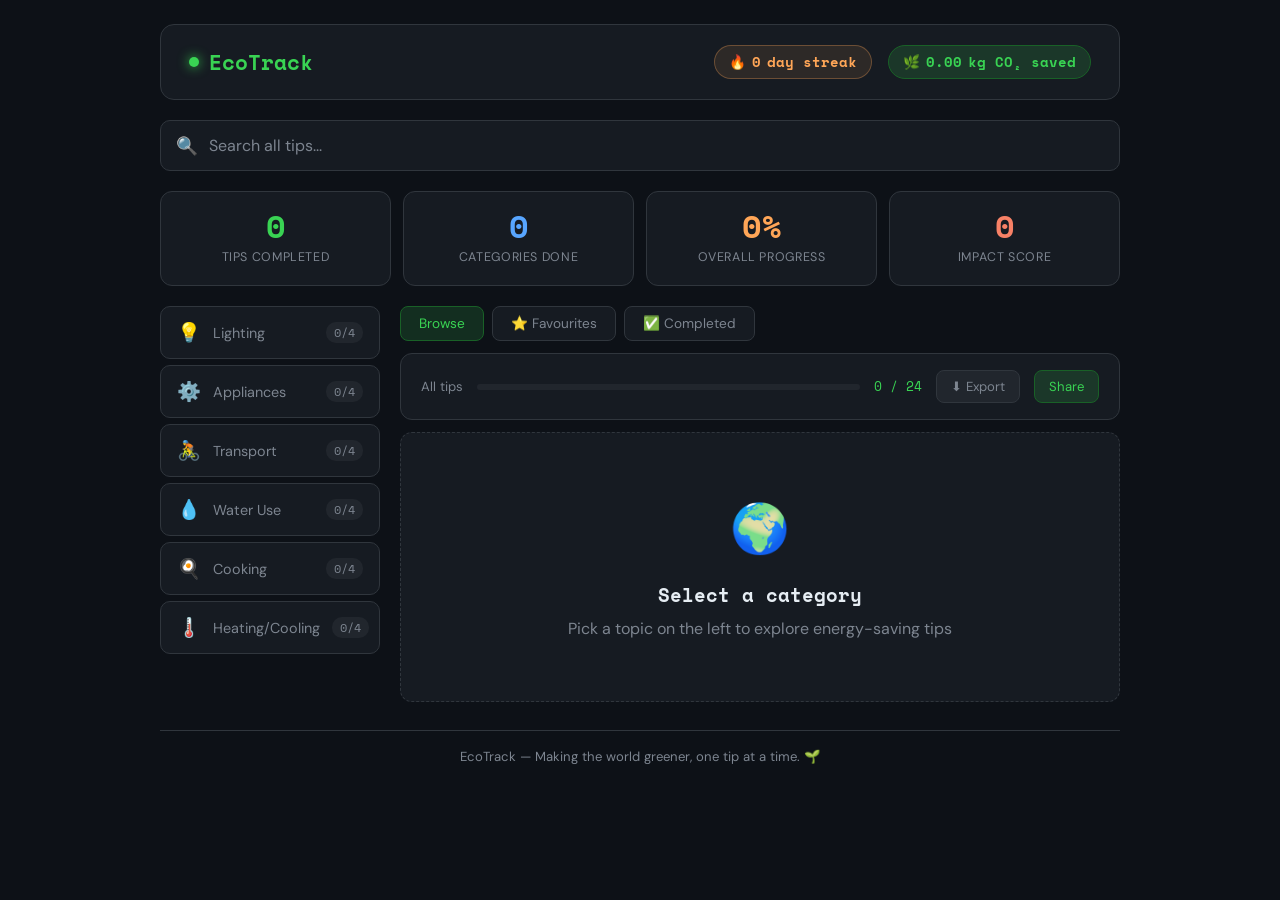
<file: FWD project/index.html>
<!DOCTYPE html>
<!--
  CO1: HTML document structure, HTTP/HTTPS (external fonts via HTTPS), web client-server architecture
  CO2: Semantic tags (header, nav, main, section, footer), accessibility attributes (aria-label, role),
       media tags, forms & input handling, Bootstrap-like layout
  CO5: SEO meta tags, CORS awareness (Google Fonts loaded via HTTPS), responsive meta viewport
-->
<html lang="en">
<head>
  <!-- CO5: Meta tags for SEO-friendly pages -->
  <meta charset="UTF-8">
  <meta name="viewport" content="width=device-width, initial-scale=1.0">
  <meta name="description" content="EcoTrack — Track your energy-saving habits and reduce your CO₂ footprint.">
  <meta name="keywords" content="eco, energy saving, CO2, sustainability, green living">
  <meta name="author" content="EcoTrack">
  <!-- Open Graph for social sharing (CO5: SEO/meta) -->
  <meta property="og:title" content="EcoTrack — Energy Saving Dashboard">
  <meta property="og:description" content="Track energy-saving tips and reduce your carbon footprint.">
  <meta property="og:type" content="website">

  <title>EcoTrack — Energy Saving Dashboard</title>

  <!-- CO1: HTTPS protocol — external resource loaded over secure connection (CORS context: CO5) -->
  <link href="https://fonts.googleapis.com/css2?family=Space+Mono:wght@400;700&family=DM+Sans:wght@300;400;500;600&display=swap" rel="stylesheet">

  <!-- CO1: Linking external CSS file (foundational web architecture) -->
  <link rel="stylesheet" href="styles.css">
</head>
<body>

<!-- CO2: Semantic <header> tag replacing generic div -->
<div class="app" role="main" aria-label="EcoTrack Application">

  <!-- CO2: Semantic header with aria-label for accessibility -->
  <header aria-label="EcoTrack site header">
    <div class="logo" role="banner">
      <div class="logo-dot" aria-hidden="true"></div>
      <!-- CO1: Heading element -->
      <span>EcoTrack</span>
    </div>
    <div class="header-right">
      <!-- CO2: Accessibility — aria-live for dynamic streak updates -->
      <div class="streak-badge" aria-live="polite" aria-label="Current streak in days">
        🔥 <span id="streakDays">0</span> day streak
      </div>
      <div class="co2-saved" aria-live="polite" aria-label="Total CO2 saved in kilograms">
        🌿 <span id="co2Display">0</span> kg CO₂ saved
      </div>
    </div>
  </header>

  <!-- CO2: Search form using semantic <form> and <input> with attributes -->
  <!-- CO2: Forms & Input Handling — type, placeholder, autocomplete, aria-label -->
  <section aria-label="Search tips">
    <form class="search-bar" role="search" onsubmit="return false;">
      <label for="searchInput" class="visually-hidden">Search energy-saving tips</label>
      <span class="search-icon" aria-hidden="true">🔍</span>
      <input
        type="search"
        id="searchInput"
        name="search"
        placeholder="Search all tips..."
        autocomplete="off"
        aria-label="Search all energy-saving tips"
        spellcheck="false"
      />
      <!-- CO2: aria-live for dynamic result count -->
      <span class="search-results-count" id="searchCount" aria-live="polite" aria-atomic="true"></span>
    </form>
  </section>

  <!-- CO2: Semantic <section> for statistics -->
  <section class="stats-bar" aria-label="Progress statistics">
    <article class="stat-card" aria-label="Tips completed">
      <div class="num" id="completedCount">0</div>
      <div class="lbl">Tips Completed</div>
    </article>
    <article class="stat-card accent" aria-label="Categories completed">
      <div class="num" id="categoriesCount">0</div>
      <div class="lbl">Categories Done</div>
    </article>
    <article class="stat-card gold" aria-label="Overall progress percentage">
      <div class="num" id="progressPct">0%</div>
      <div class="lbl">Overall Progress</div>
    </article>
    <article class="stat-card warn" aria-label="Impact score">
      <div class="num" id="impactScore">0</div>
      <div class="lbl">Impact Score</div>
    </article>
  </section>

  <!-- CO2: Semantic <main> for primary content -->
  <main class="main">

    <!-- CO2: <nav> for category navigation (semantic tag) -->
    <nav class="category-nav" id="catNav" aria-label="Tip categories"></nav>

    <!-- CO2: <section> for tips panel -->
    <section class="tips-panel" aria-label="Energy saving tips">

      <!-- CO2: Tab row using button elements with role -->
      <div class="tab-row" role="tablist" aria-label="View tabs">
        <button class="tab active" role="tab" aria-selected="true"  onclick="setTab('browse', event)">Browse</button>
        <button class="tab" role="tab" aria-selected="false" onclick="setTab('favorites', event)">⭐ Favourites</button>
        <button class="tab" role="tab" aria-selected="false" onclick="setTab('completed', event)">✅ Completed</button>
      </div>

      <!-- CO1: Paragraph / text content with accessible label -->
      <div class="progress-wrap" aria-label="Overall progress bar">
        <span class="progress-text">All tips</span>
        <div class="progress-track" role="progressbar" aria-valuemin="0" aria-valuemax="100" aria-valuenow="0" id="progressBarWrap">
          <div class="progress-fill" id="progressBar" style="width:0%"></div>
        </div>
        <span class="progress-label" id="progressLabel" aria-live="polite">0 / 0</span>
        <button class="btn-sm" onclick="exportData()" aria-label="Export your progress to a text file">⬇ Export</button>
        <button class="btn-sm primary" onclick="shareProgress()" aria-label="Share your progress">Share</button>
      </div>

      <!-- CO2: aria-live region for tips list (dynamic content) -->
      <div id="tipsContainer" aria-live="polite" aria-label="Tips list">
        <!-- CO2: Semantic empty state with figure-like structure -->
        <div class="empty-state" role="status">
          <span class="big-icon" aria-hidden="true">🌍</span>
          <!-- CO1: Heading -->
          <h3>Select a category</h3>
          <!-- CO1: Paragraph -->
          <p>Pick a topic on the left to explore energy-saving tips</p>
        </div>
      </div>
    </section>
  </main>

  <!-- CO2: Semantic <footer> -->
  <footer aria-label="EcoTrack footer">
    <p>EcoTrack &mdash; Making the world greener, one tip at a time. 🌱</p>
  </footer>
</div>

<!-- CO2: Accessible toast notification -->
<div class="toast" id="toast" role="alert" aria-live="assertive" aria-atomic="true"></div>

<!-- Celebration modal — CO2: accessibility with role="dialog" -->
<div class="celebration" id="celebration" role="dialog" aria-modal="true" aria-labelledby="celebTitle">
  <div class="celebration-box">
    <span class="big" aria-hidden="true">🎉</span>
    <!-- CO1: Heading inside modal -->
    <h2 id="celebTitle">Category Complete!</h2>
    <p id="celebMsg">You've completed all tips in this category.</p>
    <button class="close-celebration" onclick="closeCelebration()" aria-label="Close celebration and continue">
      Awesome! Keep going →
    </button>
  </div>
</div>

<!-- CO2: <canvas> media element for confetti animation -->
<canvas id="confettiCanvas" aria-hidden="true"></canvas>

<!-- CO1: External JS file linked at bottom of body (best practice for page load) -->
<!-- CO5: ES6 module type for module-based JS (ES6 modules) -->
<script src="script.js" defer></script>
</body>
</html>
</file>
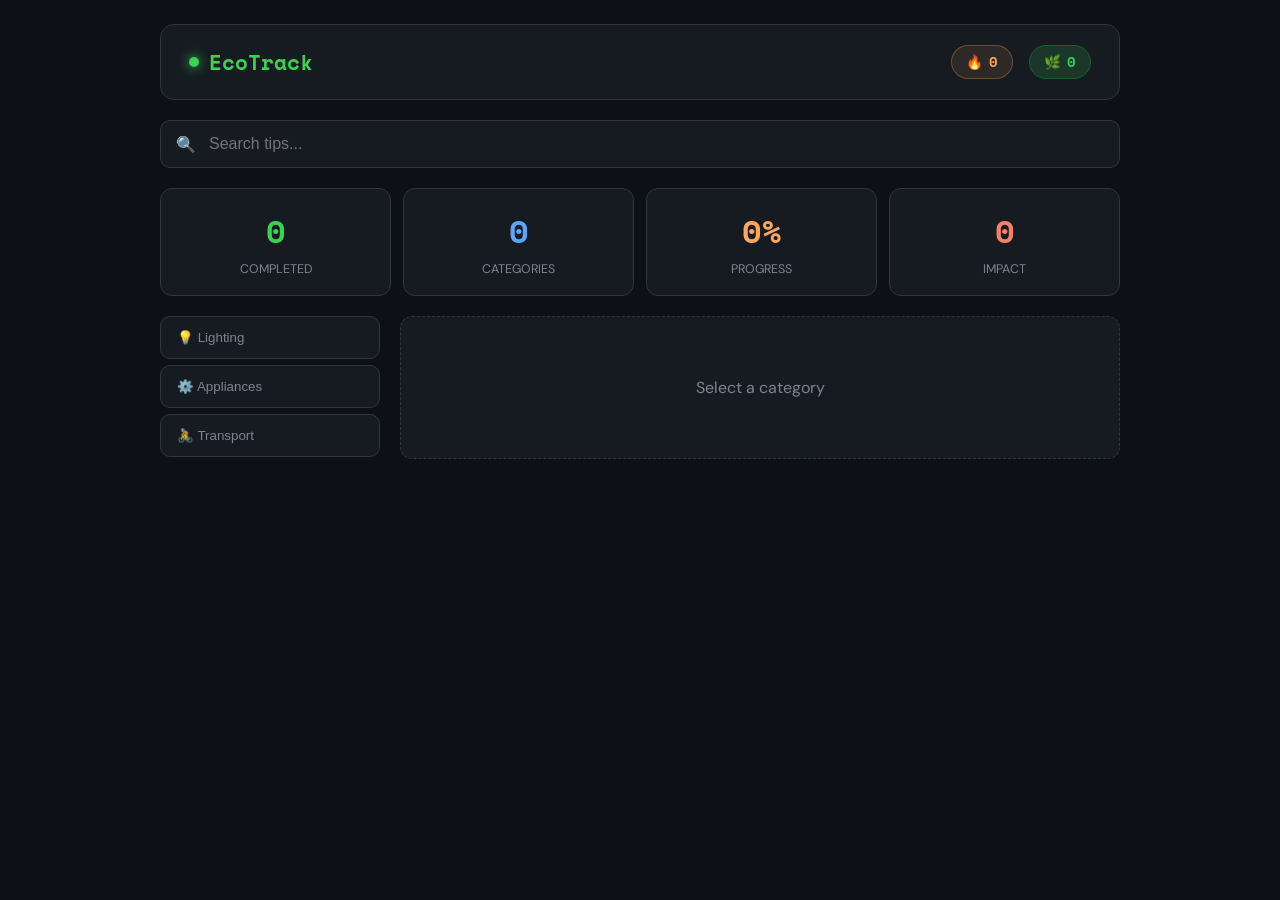
<file: FWD project/compressed sustainable dashboard.html>
<!DOCTYPE html>
<html lang="en">
<head>
<meta charset="UTF-8">
<meta name="viewport" content="width=device-width, initial-scale=1.0">
<title>EcoTrack — Energy Saving Dashboard</title>

<link href="https://fonts.googleapis.com/css2?family=Space+Mono:wght@400;700&family=DM+Sans:wght@300;400;500;600&display=swap" rel="stylesheet">

<style>
:root{
--bg:#0d1117;--surface:#161b22;--surface2:#21262d;--border:#30363d;
--green:#39d353;--green-dim:#196127;--green-glow:rgba(57,211,83,.15);
--text:#e6edf3;--text-muted:#7d8590;--accent:#58a6ff;
--warn:#f78166;--gold:#ffa657;
}
*{margin:0;padding:0;box-sizing:border-box}
body{
background:var(--bg);color:var(--text);
font-family:'DM Sans',sans-serif;
min-height:100vh;padding:24px;
display:flex;justify-content:center;
}
.app{max-width:960px;width:100%;display:flex;flex-direction:column;gap:20px}

/* HEADER */
header{
display:flex;align-items:center;justify-content:space-between;
padding:20px 28px;background:var(--surface);
border:1px solid var(--border);border-radius:14px;
}
.logo{
font-family:'Space Mono',monospace;
font-size:1.3rem;font-weight:700;color:var(--green);
display:flex;align-items:center;gap:10px;
}
.logo-dot{
width:10px;height:10px;background:var(--green);
border-radius:50%;box-shadow:0 0 12px var(--green);
animation:pulse 2s infinite;
}
@keyframes pulse{0%,100%{opacity:1}50%{opacity:.4}}

.header-right{display:flex;gap:16px}
.streak-badge,.co2-saved{
display:flex;align-items:center;gap:6px;
padding:6px 14px;border-radius:20px;
font:.85rem 'Space Mono',monospace;font-weight:600;
}
.streak-badge{
background:rgba(255,166,87,.1);
border:1px solid rgba(255,166,87,.3);
color:var(--gold);
}
.co2-saved{
background:var(--green-glow);
border:1px solid var(--green-dim);
color:var(--green);
}

/* SEARCH */
.search-bar{position:relative}
.search-bar input{
width:100%;background:var(--surface);
border:1px solid var(--border);
border-radius:10px;
padding:14px 20px 14px 48px;
color:var(--text);font-size:1rem;outline:none;
}
.search-bar input:focus{border-color:var(--accent)}
.search-icon{
position:absolute;left:16px;top:50%;
transform:translateY(-50%);
color:var(--text-muted)
}
.search-results-count{
position:absolute;right:16px;top:50%;
transform:translateY(-50%);
font:.8rem 'Space Mono',monospace;
color:var(--text-muted);
}

/* STATS */
.stats-bar{
display:grid;grid-template-columns:repeat(4,1fr);gap:12px
}
.stat-card{
background:var(--surface);
border:1px solid var(--border);
border-radius:12px;
padding:18px 20px;text-align:center;
}
.stat-card .num{
font:700 2rem 'Space Mono',monospace;
color:var(--green)
}
.stat-card .lbl{
font-size:.78rem;margin-top:6px;
color:var(--text-muted);
text-transform:uppercase;
}
.accent .num{color:var(--accent)}
.gold .num{color:var(--gold)}
.warn .num{color:var(--warn)}

/* LAYOUT */
.main{
display:grid;
grid-template-columns:220px 1fr;
gap:20px
}

/* CATEGORY */
.category-nav{display:flex;flex-direction:column;gap:6px}
.cat-btn{
display:flex;align-items:center;gap:12px;
background:var(--surface);
border:1px solid var(--border);
border-radius:10px;padding:13px 16px;
color:var(--text-muted);
cursor:pointer;width:100%;
}
.cat-btn:hover{
background:var(--surface2);color:var(--text)
}
.cat-btn.active{
background:var(--green-glow);
border-color:var(--green-dim);
color:var(--green)
}
.badge{
margin-left:auto;background:var(--surface2);
border-radius:10px;padding:2px 8px;
font:.72rem 'Space Mono',monospace;
}

/* TIPS */
.tips-panel{display:flex;flex-direction:column;gap:12px}
.tip-card{
display:flex;gap:16px;
background:var(--surface);
border:1px solid var(--border);
border-radius:12px;padding:18px 20px;
transition:.2s;
}
.tip-card:hover{transform:translateX(4px)}
.tip-card.done{
background:var(--green-glow);
border-color:var(--green-dim)
}
.tip-icon-wrap{
width:44px;height:44px;
background:var(--surface2);
border-radius:10px;
display:flex;align-items:center;justify-content:center;
font-size:1.4rem;
}
.tip-text{line-height:1.6;font-size:.93rem}
.tip-meta{
display:flex;gap:10px;margin-top:8px;
font-size:.73rem
}
.impact-tag{
padding:3px 9px;border-radius:6px;
font-family:'Space Mono',monospace;font-weight:700
}
.impact-high{background:rgba(247,129,102,.15);color:var(--warn)}
.impact-med{background:rgba(255,166,87,.15);color:var(--gold)}
.impact-low{background:rgba(88,166,255,.15);color:var(--accent)}

.complete-btn{
padding:8px 16px;border-radius:8px;
border:1px solid var(--border);
background:var(--surface2);
cursor:pointer;font-weight:600;
}
.complete-btn:hover{
background:var(--green-glow);
border-color:var(--green);
color:var(--green)
}

/* PROGRESS */
.progress-wrap{
display:flex;align-items:center;gap:14px;
background:var(--surface);
border:1px solid var(--border);
border-radius:12px;padding:16px 20px;
}
.progress-track{
flex:1;height:6px;
background:var(--surface2);
border-radius:3px;overflow:hidden;
}
.progress-fill{
height:100%;background:var(--green);
width:0%;transition:.5s;
}

/* EMPTY */
.empty-state{
background:var(--surface);
border:1px dashed var(--border);
border-radius:12px;
padding:60px;text-align:center;
color:var(--text-muted)
}

/* TOAST */
.toast{
position:fixed;bottom:28px;right:28px;
background:var(--surface);
border:1px solid var(--green-dim);
padding:14px 20px;border-radius:10px;
font:.88rem 'Space Mono',monospace;
transform:translateY(80px);opacity:0;
transition:.3s;
}
.toast.show{transform:translateY(0);opacity:1}

/* RESPONSIVE */
@media(max-width:700px){
.main{grid-template-columns:1fr}
.stats-bar{grid-template-columns:repeat(2,1fr)}
}
</style>
</head>

<body>
<div class="app">

<header>
<div class="logo"><div class="logo-dot"></div>EcoTrack</div>
<div class="header-right">
<div class="streak-badge">🔥 <span id="streakDays">0</span></div>
<div class="co2-saved">🌿 <span id="co2Display">0</span></div>
</div>
</header>

<div class="search-bar">
<span class="search-icon">🔍</span>
<input id="searchInput" placeholder="Search tips...">
<span id="searchCount" class="search-results-count"></span>
</div>

<div class="stats-bar">
<div class="stat-card"><div id="completedCount" class="num">0</div><div class="lbl">Completed</div></div>
<div class="stat-card accent"><div id="categoriesCount" class="num">0</div><div class="lbl">Categories</div></div>
<div class="stat-card gold"><div id="progressPct" class="num">0%</div><div class="lbl">Progress</div></div>
<div class="stat-card warn"><div id="impactScore" class="num">0</div><div class="lbl">Impact</div></div>
</div>

<div class="main">
<div id="catNav" class="category-nav"></div>
<div class="tips-panel">
<div id="tipsContainer" class="empty-state">Select a category</div>
</div>
</div>
</div>

<div id="toast" class="toast"></div>

<script>
const CATEGORIES={
lighting:{icon:'💡',label:'Lighting'},
appliances:{icon:'⚙️',label:'Appliances'},
transport:{icon:'🚴',label:'Transport'}
};

const TIPS={
lighting:[
{id:'l1',text:'Switch to LED bulbs',impact:'high',co2:.3},
{id:'l2',text:'Turn off unused lights',impact:'med',co2:.1}
],
appliances:[
{id:'a1',text:'Unplug idle devices',impact:'high',co2:.4}
],
transport:[
{id:'t1',text:'Walk for short trips',impact:'high',co2:.8}
]
};

let state={completed:new Set(),activeCategory:null};

/* NAV */
function renderNav(){
catNav.innerHTML=Object.entries(CATEGORIES).map(([k,c])=>
`<button class="cat-btn" onclick="selectCategory('${k}')">${c.icon} ${c.label}</button>`
).join('');
}

/* TIPS */
function renderTips(){
if(!state.activeCategory){
tipsContainer.innerHTML='Select a category';return;
}
tipsContainer.innerHTML=TIPS[state.activeCategory].map(t=>
`<div class="tip-card ${state.completed.has(t.id)?'done':''}">
<div class="tip-icon-wrap">${CATEGORIES[state.activeCategory].icon}</div>
<div>
<div class="tip-text">${t.text}</div>
<button class="complete-btn" onclick="toggleDone('${t.id}')">
${state.completed.has(t.id)?'Done':'Mark Done'}
</button>
</div>
</div>`
).join('');
}

/* ACTIONS */
function selectCategory(k){
state.activeCategory=k;renderTips();
}

function toggleDone(id){
state.completed.has(id)?state.completed.delete(id):state.completed.add(id);
updateStats();renderTips();toast('Updated');
}

/* STATS */
function updateStats(){
completedCount.textContent=state.completed.size;
}

/* TOAST */
function toast(msg){
toastEl=toast;
toastEl.textContent=msg;
toastEl.classList.add('show');
setTimeout(()=>toastEl.classList.remove('show'),2000);
}

/* INIT */
renderNav();
updateStats();
</script>
</body>
</html>
</file>
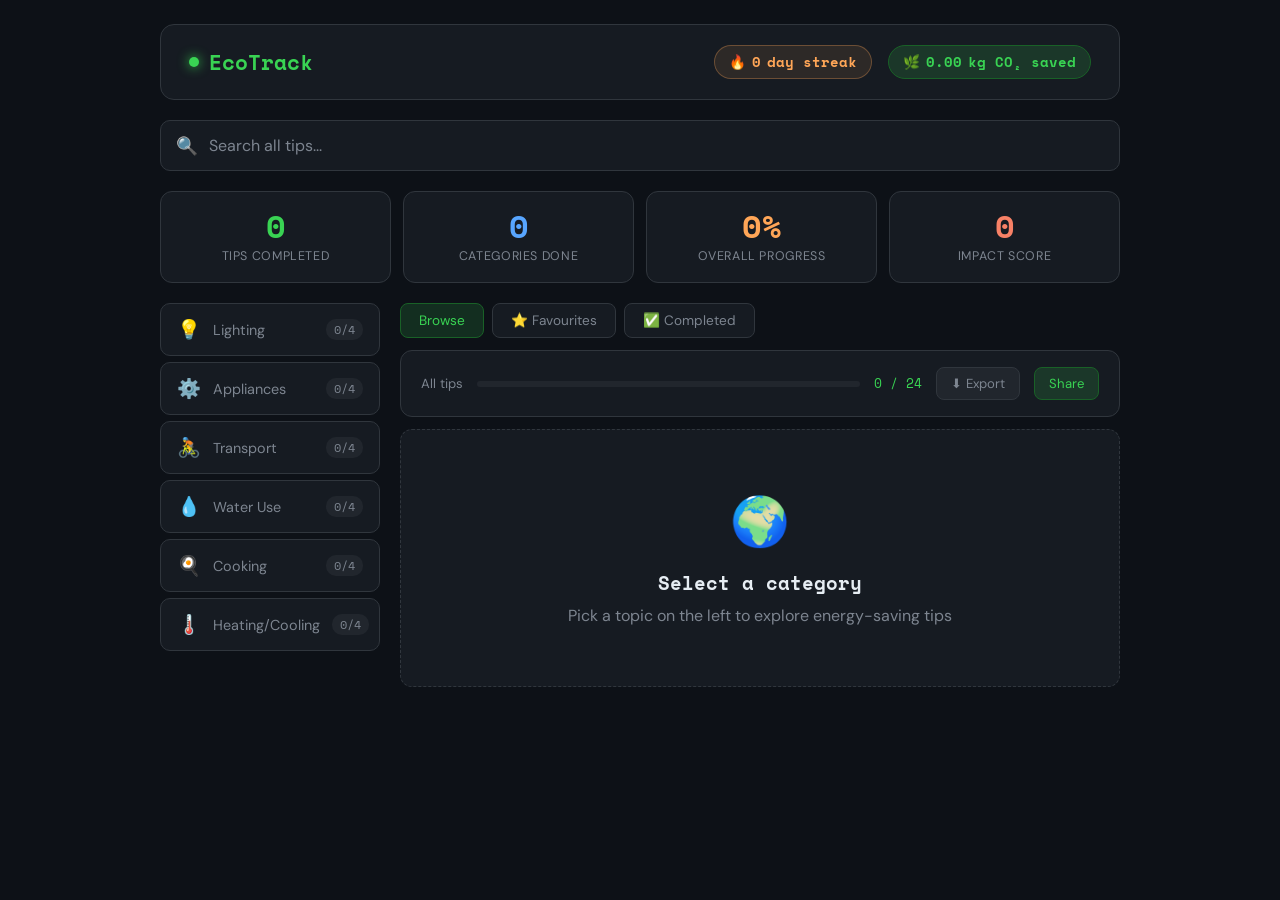
<file: FWD project/Sustainable energy saving Dashboard.html>
<!DOCTYPE html>
<html lang="en">
<head>
  <meta charset="UTF-8">
  <meta name="viewport" content="width=device-width, initial-scale=1.0">
  <title>EcoTrack — Energy Saving Dashboard</title>
  <link href="https://fonts.googleapis.com/css2?family=Space+Mono:wght@400;700&family=DM+Sans:wght@300;400;500;600&display=swap" rel="stylesheet">
  <style>
    :root {
      --bg: #0d1117;
      --surface: #161b22;
      --surface2: #21262d;
      --border: #30363d;
      --green: #39d353;
      --green-dim: #196127;
      --green-glow: rgba(57, 211, 83, 0.15);
      --text: #e6edf3;
      --text-muted: #7d8590;
      --accent: #58a6ff;
      --warn: #f78166;
      --gold: #ffa657;
    }

    * { margin: 0; padding: 0; box-sizing: border-box; }

    body {
      background: var(--bg);
      color: var(--text);
      font-family: 'DM Sans', sans-serif;
      min-height: 100vh;
      padding: 24px;
      display: flex;
      justify-content: center;
    }

    .app {
      max-width: 960px;
      width: 100%;
      display: flex;
      flex-direction: column;
      gap: 20px;
    }

    /* Header */
    header {
      display: flex;
      align-items: center;
      justify-content: space-between;
      padding: 20px 28px;
      background: var(--surface);
      border: 1px solid var(--border);
      border-radius: 14px;
    }

    .logo {
      font-family: 'Space Mono', monospace;
      font-size: 1.3rem;
      font-weight: 700;
      color: var(--green);
      display: flex;
      align-items: center;
      gap: 10px;
    }

    .logo-dot {
      width: 10px; height: 10px;
      background: var(--green);
      border-radius: 50%;
      box-shadow: 0 0 12px var(--green);
      animation: pulse 2s infinite;
    }

    @keyframes pulse {
      0%, 100% { opacity: 1; }
      50% { opacity: 0.4; }
    }

    .header-right {
      display: flex;
      align-items: center;
      gap: 16px;
    }

    .streak-badge {
      display: flex;
      align-items: center;
      gap: 6px;
      background: rgba(255, 166, 87, 0.1);
      border: 1px solid rgba(255, 166, 87, 0.3);
      color: var(--gold);
      padding: 6px 14px;
      border-radius: 20px;
      font-size: 0.85rem;
      font-weight: 600;
      font-family: 'Space Mono', monospace;
    }

    .co2-saved {
      display: flex;
      align-items: center;
      gap: 6px;
      background: var(--green-glow);
      border: 1px solid var(--green-dim);
      color: var(--green);
      padding: 6px 14px;
      border-radius: 20px;
      font-size: 0.85rem;
      font-weight: 600;
      font-family: 'Space Mono', monospace;
    }

    /* Search */
    .search-bar {
      position: relative;
    }

    .search-bar input {
      width: 100%;
      background: var(--surface);
      border: 1px solid var(--border);
      border-radius: 10px;
      padding: 14px 20px 14px 48px;
      color: var(--text);
      font-family: 'DM Sans', sans-serif;
      font-size: 1rem;
      outline: none;
      transition: border-color 0.2s;
    }

    .search-bar input:focus {
      border-color: var(--accent);
    }

    .search-bar input::placeholder { color: var(--text-muted); }

    .search-icon {
      position: absolute;
      left: 16px;
      top: 50%;
      transform: translateY(-50%);
      color: var(--text-muted);
      font-size: 1.1rem;
      pointer-events: none;
    }

    .search-results-count {
      position: absolute;
      right: 16px;
      top: 50%;
      transform: translateY(-50%);
      color: var(--text-muted);
      font-size: 0.8rem;
      font-family: 'Space Mono', monospace;
    }

    /* Stats bar */
    .stats-bar {
      display: grid;
      grid-template-columns: repeat(4, 1fr);
      gap: 12px;
    }

    .stat-card {
      background: var(--surface);
      border: 1px solid var(--border);
      border-radius: 12px;
      padding: 18px 20px;
      text-align: center;
    }

    .stat-card .num {
      font-family: 'Space Mono', monospace;
      font-size: 2rem;
      font-weight: 700;
      color: var(--green);
      line-height: 1;
    }

    .stat-card .lbl {
      color: var(--text-muted);
      font-size: 0.78rem;
      margin-top: 6px;
      text-transform: uppercase;
      letter-spacing: 0.05em;
    }

    .stat-card.accent .num { color: var(--accent); }
    .stat-card.gold .num { color: var(--gold); }
    .stat-card.warn .num { color: var(--warn); }

    /* Main layout */
    .main {
      display: grid;
      grid-template-columns: 220px 1fr;
      gap: 20px;
    }

    /* Category nav */
    .category-nav {
      display: flex;
      flex-direction: column;
      gap: 6px;
    }

    .cat-btn {
      display: flex;
      align-items: center;
      gap: 12px;
      background: var(--surface);
      border: 1px solid var(--border);
      border-radius: 10px;
      padding: 13px 16px;
      color: var(--text-muted);
      font-size: 0.9rem;
      font-family: 'DM Sans', sans-serif;
      cursor: pointer;
      transition: all 0.2s;
      text-align: left;
      width: 100%;
      position: relative;
    }

    .cat-btn:hover {
      background: var(--surface2);
      color: var(--text);
      border-color: #444c56;
    }

    .cat-btn.active {
      background: var(--green-glow);
      border-color: var(--green-dim);
      color: var(--green);
    }

    .cat-btn .cat-icon { font-size: 1.2rem; flex-shrink: 0; }

    .cat-btn .badge {
      margin-left: auto;
      background: var(--surface2);
      border-radius: 10px;
      padding: 2px 8px;
      font-size: 0.72rem;
      font-family: 'Space Mono', monospace;
      color: var(--text-muted);
    }

    .cat-btn.active .badge {
      background: var(--green-dim);
      color: var(--green);
    }

    .cat-btn.completed::after {
      content: '✓';
      position: absolute;
      right: 10px;
      color: var(--green);
      font-size: 0.8rem;
    }

    /* Tips panel */
    .tips-panel {
      display: flex;
      flex-direction: column;
      gap: 12px;
    }

    .panel-header {
      display: flex;
      align-items: center;
      justify-content: space-between;
      padding: 16px 20px;
      background: var(--surface);
      border: 1px solid var(--border);
      border-radius: 12px;
    }

    .panel-title {
      font-family: 'Space Mono', monospace;
      font-size: 1rem;
      font-weight: 700;
    }

    .panel-actions {
      display: flex;
      gap: 8px;
    }

    .btn-sm {
      background: var(--surface2);
      border: 1px solid var(--border);
      border-radius: 8px;
      padding: 7px 14px;
      color: var(--text-muted);
      font-size: 0.82rem;
      font-family: 'DM Sans', sans-serif;
      cursor: pointer;
      transition: all 0.2s;
    }

    .btn-sm:hover { color: var(--text); border-color: #444; }
    .btn-sm.primary { background: var(--green-glow); border-color: var(--green-dim); color: var(--green); }
    .btn-sm.primary:hover { background: rgba(57,211,83,0.25); }

    .tip-card {
      background: var(--surface);
      border: 1px solid var(--border);
      border-radius: 12px;
      padding: 18px 20px;
      display: flex;
      align-items: flex-start;
      gap: 16px;
      transition: all 0.2s;
      animation: slideIn 0.3s ease both;
      cursor: pointer;
    }

    .tip-card:hover {
      border-color: #444c56;
      transform: translateX(4px);
    }

    .tip-card.done {
      border-color: var(--green-dim);
      background: var(--green-glow);
    }

    @keyframes slideIn {
      from { opacity: 0; transform: translateX(-10px); }
      to { opacity: 1; transform: translateX(0); }
    }

    .tip-card:nth-child(1) { animation-delay: 0.05s; }
    .tip-card:nth-child(2) { animation-delay: 0.1s; }
    .tip-card:nth-child(3) { animation-delay: 0.15s; }
    .tip-card:nth-child(4) { animation-delay: 0.2s; }

    .tip-icon-wrap {
      width: 44px; height: 44px;
      background: var(--surface2);
      border-radius: 10px;
      display: flex;
      align-items: center;
      justify-content: center;
      font-size: 1.4rem;
      flex-shrink: 0;
    }

    .tip-card.done .tip-icon-wrap { background: var(--green-dim); }

    .tip-body { flex: 1; }

    .tip-text {
      color: var(--text);
      line-height: 1.6;
      font-size: 0.93rem;
    }

    .tip-card.done .tip-text { color: var(--text-muted); text-decoration: line-through; }

    .tip-meta {
      display: flex;
      align-items: center;
      gap: 10px;
      margin-top: 8px;
    }

    .impact-tag {
      display: inline-flex;
      align-items: center;
      gap: 4px;
      border-radius: 6px;
      padding: 3px 9px;
      font-size: 0.73rem;
      font-family: 'Space Mono', monospace;
      font-weight: 700;
    }

    .impact-high { background: rgba(247,129,102,0.15); color: var(--warn); border: 1px solid rgba(247,129,102,0.3); }
    .impact-med { background: rgba(255,166,87,0.15); color: var(--gold); border: 1px solid rgba(255,166,87,0.3); }
    .impact-low { background: rgba(88,166,255,0.15); color: var(--accent); border: 1px solid rgba(88,166,255,0.3); }

    .co2-tag {
      font-size: 0.73rem;
      color: var(--text-muted);
      font-family: 'Space Mono', monospace;
    }

    .tip-actions {
      display: flex;
      flex-direction: column;
      align-items: flex-end;
      gap: 8px;
      flex-shrink: 0;
      align-self: center;
    }

    .complete-btn {
      background: var(--surface2);
      border: 1.5px solid var(--border);
      border-radius: 8px;
      padding: 8px 16px;
      color: var(--text-muted);
      font-size: 0.82rem;
      font-family: 'DM Sans', sans-serif;
      font-weight: 600;
      cursor: pointer;
      transition: all 0.2s;
      white-space: nowrap;
      display: flex;
      align-items: center;
      gap: 6px;
    }

    .complete-btn:hover {
      background: var(--green-glow);
      border-color: var(--green);
      color: var(--green);
      transform: scale(1.04);
    }

    .tip-card.done .complete-btn {
      background: var(--green);
      border-color: var(--green);
      color: #0d1117;
      font-weight: 700;
    }

    .tip-card.done .complete-btn:hover {
      background: #2cb545;
      color: #0d1117;
    }

    .undo-btn {
      background: none;
      border: none;
      color: var(--text-muted);
      font-size: 0.72rem;
      cursor: pointer;
      font-family: 'DM Sans', sans-serif;
      text-decoration: underline;
      padding: 0;
      transition: color 0.2s;
    }

    .undo-btn:hover { color: var(--warn); }

    /* Complete All button */
    .complete-all-bar {
      display: flex;
      align-items: center;
      justify-content: space-between;
      background: var(--surface);
      border: 1px solid var(--border);
      border-radius: 10px;
      padding: 12px 18px;
      gap: 12px;
    }

    .complete-all-bar span {
      font-size: 0.85rem;
      color: var(--text-muted);
    }

    .complete-all-btn {
      background: var(--green-glow);
      border: 1.5px solid var(--green-dim);
      border-radius: 8px;
      padding: 8px 18px;
      color: var(--green);
      font-size: 0.85rem;
      font-family: 'DM Sans', sans-serif;
      font-weight: 600;
      cursor: pointer;
      transition: all 0.2s;
      white-space: nowrap;
    }

    .complete-all-btn:hover {
      background: rgba(57,211,83,0.25);
      transform: scale(1.03);
    }

    .reset-cat-btn {
      background: none;
      border: 1px solid var(--border);
      border-radius: 8px;
      padding: 8px 14px;
      color: var(--text-muted);
      font-size: 0.82rem;
      font-family: 'DM Sans', sans-serif;
      cursor: pointer;
      transition: all 0.2s;
    }

    .reset-cat-btn:hover { border-color: var(--warn); color: var(--warn); }

    /* Celebration overlay */
    .celebration {
      position: fixed;
      inset: 0;
      display: flex;
      align-items: center;
      justify-content: center;
      background: rgba(0,0,0,0.7);
      z-index: 200;
      opacity: 0;
      pointer-events: none;
      transition: opacity 0.3s;
    }

    .celebration.show {
      opacity: 1;
      pointer-events: all;
    }

    .celebration-box {
      background: var(--surface);
      border: 1px solid var(--green-dim);
      border-radius: 20px;
      padding: 48px 56px;
      text-align: center;
      box-shadow: 0 0 60px rgba(57,211,83,0.3);
      animation: popIn 0.4s cubic-bezier(0.175, 0.885, 0.32, 1.275);
    }

    @keyframes popIn {
      from { transform: scale(0.7); opacity: 0; }
      to { transform: scale(1); opacity: 1; }
    }

    .celebration-box .big { font-size: 3.5rem; display: block; margin-bottom: 12px; }
    .celebration-box h2 { font-family: 'Space Mono', monospace; color: var(--green); font-size: 1.4rem; margin-bottom: 8px; }
    .celebration-box p { color: var(--text-muted); margin-bottom: 24px; font-size: 0.95rem; }

    .close-celebration {
      background: var(--green);
      border: none;
      border-radius: 10px;
      padding: 12px 28px;
      color: #0d1117;
      font-weight: 700;
      font-size: 0.95rem;
      font-family: 'DM Sans', sans-serif;
      cursor: pointer;
      transition: all 0.2s;
    }

    .close-celebration:hover { background: #2cb545; }

    /* Confetti canvas */
    #confettiCanvas {
      position: fixed;
      inset: 0;
      pointer-events: none;
      z-index: 199;
    }

    /* Empty state */
    .empty-state {
      background: var(--surface);
      border: 1px dashed var(--border);
      border-radius: 12px;
      padding: 60px;
      text-align: center;
      color: var(--text-muted);
    }

    .empty-state .big-icon { font-size: 3rem; display: block; margin-bottom: 16px; }
    .empty-state h3 { color: var(--text); margin-bottom: 8px; font-family: 'Space Mono', monospace; }

    /* Progress bar */
    .progress-wrap {
      background: var(--surface);
      border: 1px solid var(--border);
      border-radius: 12px;
      padding: 16px 20px;
      display: flex;
      align-items: center;
      gap: 14px;
    }

    .progress-track {
      flex: 1;
      height: 6px;
      background: var(--surface2);
      border-radius: 3px;
      overflow: hidden;
    }

    .progress-fill {
      height: 100%;
      background: var(--green);
      border-radius: 3px;
      transition: width 0.5s ease;
      box-shadow: 0 0 8px var(--green);
    }

    .progress-label {
      font-family: 'Space Mono', monospace;
      font-size: 0.8rem;
      color: var(--green);
      white-space: nowrap;
    }

    .progress-text {
      font-size: 0.82rem;
      color: var(--text-muted);
    }

    /* Toast */
    .toast {
      position: fixed;
      bottom: 28px;
      right: 28px;
      background: var(--surface);
      border: 1px solid var(--green-dim);
      color: var(--green);
      padding: 14px 20px;
      border-radius: 10px;
      font-size: 0.88rem;
      font-family: 'Space Mono', monospace;
      transform: translateY(80px);
      opacity: 0;
      transition: all 0.3s ease;
      z-index: 100;
      box-shadow: 0 0 20px rgba(57, 211, 83, 0.2);
    }

    .toast.show { transform: translateY(0); opacity: 1; }

    /* Favourites tab */
    .tab-row {
      display: flex;
      gap: 8px;
    }

    .tab {
      background: var(--surface);
      border: 1px solid var(--border);
      border-radius: 8px;
      padding: 8px 18px;
      color: var(--text-muted);
      font-size: 0.85rem;
      cursor: pointer;
      transition: all 0.2s;
      font-family: 'DM Sans', sans-serif;
    }

    .tab:hover { color: var(--text); }
    .tab.active { background: var(--green-glow); border-color: var(--green-dim); color: var(--green); }

    /* Responsive */
    @media (max-width: 700px) {
      .main { grid-template-columns: 1fr; }
      .stats-bar { grid-template-columns: repeat(2, 1fr); }
      .category-nav { flex-direction: row; flex-wrap: wrap; }
      .cat-btn { width: auto; }
    }
  </style>
</head>
<body>

<div class="app">
  <!-- Header -->
  <header>
    <div class="logo">
      <div class="logo-dot"></div>
      EcoTrack
    </div>
    <div class="header-right">
      <div class="streak-badge">🔥 <span id="streakDays">0</span> day streak</div>
      <div class="co2-saved">🌿 <span id="co2Display">0</span> kg CO₂ saved</div>
    </div>
  </header>

  <!-- Search -->
  <div class="search-bar">
    <span class="search-icon">🔍</span>
    <input type="text" id="searchInput" placeholder="Search all tips..." autocomplete="off" />
    <span class="search-results-count" id="searchCount"></span>
  </div>

  <!-- Stats -->
  <div class="stats-bar">
    <div class="stat-card">
      <div class="num" id="completedCount">0</div>
      <div class="lbl">Tips Completed</div>
    </div>
    <div class="stat-card accent">
      <div class="num" id="categoriesCount">0</div>
      <div class="lbl">Categories Done</div>
    </div>
    <div class="stat-card gold">
      <div class="num" id="progressPct">0%</div>
      <div class="lbl">Overall Progress</div>
    </div>
    <div class="stat-card warn">
      <div class="num" id="impactScore">0</div>
      <div class="lbl">Impact Score</div>
    </div>
  </div>

  <!-- Main -->
  <div class="main">
    <!-- Nav -->
    <div class="category-nav" id="catNav"></div>

    <!-- Tips panel -->
    <div class="tips-panel">
      <div class="tab-row">
        <button class="tab active" onclick="setTab('browse')">Browse</button>
        <button class="tab" onclick="setTab('favorites')">⭐ Favourites</button>
        <button class="tab" onclick="setTab('completed')">✅ Completed</button>
      </div>

      <div class="progress-wrap">
        <span class="progress-text">All tips</span>
        <div class="progress-track">
          <div class="progress-fill" id="progressBar" style="width:0%"></div>
        </div>
        <span class="progress-label" id="progressLabel">0 / 0</span>
        <button class="btn-sm" onclick="exportData()">⬇ Export</button>
        <button class="btn-sm primary" onclick="shareProgress()">Share</button>
      </div>

      <div id="tipsContainer">
        <div class="empty-state">
          <span class="big-icon">🌍</span>
          <h3>Select a category</h3>
          <p>Pick a topic on the left to explore energy-saving tips</p>
        </div>
      </div>
    </div>
  </div>
</div>

<div class="toast" id="toast"></div>

<!-- Celebration modal -->
<div class="celebration" id="celebration">
  <div class="celebration-box">
    <span class="big">🎉</span>
    <h2 id="celebTitle">Category Complete!</h2>
    <p id="celebMsg">You've completed all tips in this category.</p>
    <button class="close-celebration" onclick="closeCelebration()">Awesome! Keep going →</button>
  </div>
</div>
<canvas id="confettiCanvas"></canvas>

<script>
// ─── Data ────────────────────────────────────────────────────────────────────
const CATEGORIES = {
  lighting:   { icon: '💡', label: 'Lighting' },
  appliances: { icon: '⚙️', label: 'Appliances' },
  transport:  { icon: '🚴', label: 'Transport' },
  water:      { icon: '💧', label: 'Water Use' },
  cooking:    { icon: '🍳', label: 'Cooking' },
  heating:    { icon: '🌡️', label: 'Heating/Cooling' }
};

const TIPS = {
  lighting: [
    { id:'l1', icon:'💡', text:'Switch to LED bulbs — they use 75% less energy than incandescent bulbs', impact:'high', co2: 0.3 },
    { id:'l2', icon:'🌙', text:'Turn off lights when leaving a room for more than 15 minutes', impact:'med', co2: 0.1 },
    { id:'l3', icon:'☀️', text:'Maximise natural daylight by keeping blinds open during daytime', impact:'low', co2: 0.05 },
    { id:'l4', icon:'🔌', text:'Install dimmer switches to adjust lighting levels and save energy', impact:'med', co2: 0.15 },
  ],
  appliances: [
    { id:'a1', icon:'🔌', text:'Unplug chargers and devices when not in use to avoid phantom power drain', impact:'high', co2: 0.4 },
    { id:'a2', icon:'⭐', text:'Choose ENERGY STAR certified appliances for maximum efficiency', impact:'high', co2: 0.6 },
    { id:'a3', icon:'🧊', text:'Keep fridge at 37–40°F and freezer at 0–5°F for optimal efficiency', impact:'med', co2: 0.2 },
    { id:'a4', icon:'🧺', text:'Wash clothes in cold water and air dry when possible', impact:'high', co2: 0.5 },
  ],
  transport: [
    { id:'t1', icon:'🚴', text:'Walk or cycle for short trips under 2 km instead of driving', impact:'high', co2: 0.8 },
    { id:'t2', icon:'🚌', text:'Use public transportation to cut your commute carbon footprint', impact:'high', co2: 1.0 },
    { id:'t3', icon:'🚗', text:'Carpool with colleagues or friends to save fuel and reduce emissions', impact:'high', co2: 0.9 },
    { id:'t4', icon:'🚙', text:'Maintain proper tyre pressure to improve fuel efficiency by up to 3%', impact:'med', co2: 0.3 },
  ],
  water: [
    { id:'w1', icon:'🚿', text:'Take shorter showers (5–7 minutes) to save water and water-heating energy', impact:'high', co2: 0.35 },
    { id:'w2', icon:'🚰', text:'Fix leaky faucets — a drip per second wastes 3,000 gallons per year', impact:'high', co2: 0.4 },
    { id:'w3', icon:'🍽️', text:'Run dishwashers only when fully loaded to minimise water and energy use', impact:'med', co2: 0.2 },
    { id:'w4', icon:'🌱', text:'Collect rainwater for watering plants and garden beds', impact:'low', co2: 0.08 },
  ],
  cooking: [
    { id:'c1', icon:'🍳', text:'Use lids on pots and pans to cook food faster and save energy', impact:'med', co2: 0.15 },
    { id:'c2', icon:'🔥', text:'Match pot size to burner size for maximum thermal efficiency', impact:'med', co2: 0.12 },
    { id:'c3', icon:'📦', text:'Use microwave or toaster oven for small meals instead of the full oven', impact:'high', co2: 0.3 },
    { id:'c4', icon:'♨️', text:'Keep oven door closed while cooking — opening it wastes 25% of heat', impact:'med', co2: 0.18 },
  ],
  heating: [
    { id:'h1', icon:'🌡️', text:'Set thermostat to 68°F in winter and 78°F in summer to optimise usage', impact:'high', co2: 0.7 },
    { id:'h2', icon:'🪟', text:'Seal windows and doors to prevent costly air leaks and drafts', impact:'high', co2: 0.65 },
    { id:'h3', icon:'🧊', text:'Use ceiling fans to circulate air and reduce AC load in summer', impact:'med', co2: 0.25 },
    { id:'h4', icon:'🧥', text:'Layer clothing in winter before reaching for the thermostat', impact:'low', co2: 0.1 },
  ]
};

const ALL_TIPS = Object.values(TIPS).flat();
const TOTAL_TIPS = ALL_TIPS.length;

// ─── State ───────────────────────────────────────────────────────────────────
let state = {
  completed: new Set(),
  favorites: new Set(),
  activeCategory: null,
  currentTab: 'browse',
  searchQuery: '',
  streak: 0,
  lastActiveDate: null,
};

// Load from localStorage
try {
  const saved = JSON.parse(localStorage.getItem('ecotrack') || '{}');
  if (saved.completed) state.completed = new Set(saved.completed);
  if (saved.favorites) state.favorites = new Set(saved.favorites);
  if (saved.streak) state.streak = saved.streak;
  if (saved.lastActiveDate) state.lastActiveDate = saved.lastActiveDate;
} catch(e) {}

// ─── Persistence ─────────────────────────────────────────────────────────────
function save() {
  localStorage.setItem('ecotrack', JSON.stringify({
    completed: [...state.completed],
    favorites: [...state.favorites],
    streak: state.streak,
    lastActiveDate: state.lastActiveDate,
  }));
}

// ─── Streak logic ─────────────────────────────────────────────────────────────
function updateStreak() {
  const today = new Date().toDateString();
  if (state.lastActiveDate === today) return;
  const yesterday = new Date(Date.now() - 86400000).toDateString();
  state.streak = state.lastActiveDate === yesterday ? state.streak + 1 : 1;
  state.lastActiveDate = today;
  save();
}

// ─── CO2 calculation ─────────────────────────────────────────────────────────
function calcCO2() {
  return ALL_TIPS
    .filter(t => state.completed.has(t.id))
    .reduce((sum, t) => sum + (t.co2 || 0), 0)
    .toFixed(2);
}

function calcImpactScore() {
  const impactMap = { high: 3, med: 2, low: 1 };
  return ALL_TIPS
    .filter(t => state.completed.has(t.id))
    .reduce((sum, t) => sum + (impactMap[t.impact] || 0), 0);
}

// ─── Render category nav ──────────────────────────────────────────────────────
function renderNav() {
  const nav = document.getElementById('catNav');
  nav.innerHTML = Object.entries(CATEGORIES).map(([key, cat]) => {
    const tips = TIPS[key];
    const done = tips.filter(t => state.completed.has(t.id)).length;
    const allDone = done === tips.length;
    return `
      <button
        class="cat-btn${state.activeCategory === key ? ' active' : ''}${allDone ? ' completed' : ''}"
        onclick="selectCategory('${key}')"
      >
        <span class="cat-icon">${cat.icon}</span>
        <span>${cat.label}</span>
        <span class="badge">${done}/${tips.length}</span>
      </button>
    `;
  }).join('');
}

// ─── Render tips ──────────────────────────────────────────────────────────────
function renderTips() {
  const container = document.getElementById('tipsContainer');

  let tips = [];

  if (state.searchQuery.trim()) {
    const q = state.searchQuery.toLowerCase();
    tips = ALL_TIPS.filter(t => t.text.toLowerCase().includes(q));
    document.getElementById('searchCount').textContent = `${tips.length} result${tips.length !== 1 ? 's' : ''}`;
  } else {
    document.getElementById('searchCount').textContent = '';

    if (state.currentTab === 'favorites') {
      tips = ALL_TIPS.filter(t => state.favorites.has(t.id));
    } else if (state.currentTab === 'completed') {
      tips = ALL_TIPS.filter(t => state.completed.has(t.id));
    } else {
      tips = state.activeCategory ? TIPS[state.activeCategory] : [];
    }
  }

  if (tips.length === 0) {
    if (state.currentTab === 'favorites' && !state.searchQuery) {
      container.innerHTML = `<div class="empty-state">
        <span class="big-icon">⭐</span>
        <h3>No favourites yet</h3>
        <p>Click the star (⭐) on any tip to save it here</p>
      </div>`;
    } else if (state.currentTab === 'completed' && !state.searchQuery) {
      container.innerHTML = `<div class="empty-state">
        <span class="big-icon">✅</span>
        <h3>Nothing completed yet</h3>
        <p>Tick off tips to track your progress</p>
      </div>`;
    } else if (state.searchQuery) {
      container.innerHTML = `<div class="empty-state">
        <span class="big-icon">🔍</span>
        <h3>No results</h3>
        <p>Try a different search term</p>
      </div>`;
    } else {
      container.innerHTML = `<div class="empty-state">
        <span class="big-icon">🌍</span>
        <h3>Select a category</h3>
        <p>Pick a topic on the left to explore energy-saving tips</p>
      </div>`;
    }
    return;
  }

  const impactLabel = { high: '🔴 High Impact', med: '🟡 Med Impact', low: '🔵 Low Impact' };

  // Show Complete All / Reset bar when browsing a category
  let topBar = '';
  if (state.activeCategory && !state.searchQuery) {
    const catTips = TIPS[state.activeCategory];
    const doneCnt = catTips.filter(t => state.completed.has(t.id)).length;
    const allDone = doneCnt === catTips.length;
    topBar = `
      <div class="complete-all-bar">
        <span>${doneCnt} of ${catTips.length} tips completed in this category</span>
        <div style="display:flex;gap:8px">
          ${!allDone ? `<button class="complete-all-btn" onclick="completeAll('${state.activeCategory}')">✅ Complete All</button>` : ''}
          ${doneCnt > 0 ? `<button class="reset-cat-btn" onclick="resetCategory('${state.activeCategory}')">↺ Reset</button>` : ''}
        </div>
      </div>
    `;
  }

  container.innerHTML = topBar + tips.map((t, i) => `
    <div class="tip-card${state.completed.has(t.id) ? ' done' : ''}" style="animation-delay:${i*0.06}s" id="tip-${t.id}">
      <div class="tip-icon-wrap">${t.icon}</div>
      <div class="tip-body">
        <div class="tip-text">${t.text}</div>
        <div class="tip-meta">
          <span class="impact-tag impact-${t.impact}">${impactLabel[t.impact]}</span>
          <span class="co2-tag">~${t.co2} kg CO₂/month</span>
          <span class="co2-tag" style="cursor:pointer;color:${state.favorites.has(t.id)?'#ffa657':'var(--text-muted)'}"
            onclick="toggleFav('${t.id}')" title="${state.favorites.has(t.id) ? 'Unfavourite' : 'Favourite'}">⭐</span>
        </div>
      </div>
      <div class="tip-actions">
        <button class="complete-btn" onclick="toggleDone('${t.id}')">
          ${state.completed.has(t.id) ? '✅ Done!' : '○ Mark Done'}
        </button>
        ${state.completed.has(t.id) ? `<button class="undo-btn" onclick="toggleDone('${t.id}')">undo</button>` : ''}
      </div>
    </div>
  `).join('');
}

// ─── Actions ──────────────────────────────────────────────────────────────────
function selectCategory(key) {
  state.activeCategory = key;
  state.currentTab = 'browse';
  document.querySelectorAll('.tab').forEach(t => t.classList.remove('active'));
  document.querySelector('.tab').classList.add('active');
  renderNav();
  renderTips();
}

function toggleDone(id) {
  const wasCompleted = state.completed.has(id);
  if (wasCompleted) {
    state.completed.delete(id);
    showToast('↩ Tip unmarked');
  } else {
    state.completed.add(id);
    updateStreak();
    showToast('✅ Tip marked as done! Keep it up!');

    // Check if category is fully done
    const cat = Object.entries(TIPS).find(([, tips]) => tips.some(t => t.id === id));
    if (cat) {
      const [catKey, catTips] = cat;
      if (catTips.every(t => state.completed.has(t.id))) {
        setTimeout(() => showCelebration(catKey), 400);
      }
    }
  }
  save();
  updateStats();
  renderNav();
  renderTips();
}

function completeAll(catKey) {
  const catTips = TIPS[catKey];
  catTips.forEach(t => state.completed.add(t.id));
  updateStreak();
  save();
  updateStats();
  renderNav();
  renderTips();
  setTimeout(() => showCelebration(catKey), 300);
}

function resetCategory(catKey) {
  TIPS[catKey].forEach(t => state.completed.delete(t.id));
  save();
  updateStats();
  renderNav();
  renderTips();
  showToast('↺ Category reset');
}

// ─── Celebration & Confetti ───────────────────────────────────────────────────
function showCelebration(catKey) {
  const cat = CATEGORIES[catKey];
  document.getElementById('celebTitle').textContent = `${cat.icon} ${cat.label} Complete!`;
  const tips = TIPS[catKey];
  const totalCO2 = tips.reduce((s,t)=>s+t.co2,0).toFixed(2);
  document.getElementById('celebMsg').textContent =
    `You've completed all ${tips.length} tips — saving ~${totalCO2} kg CO₂/month from this category alone!`;
  document.getElementById('celebration').classList.add('show');
  launchConfetti();
}

function closeCelebration() {
  document.getElementById('celebration').classList.remove('show');
  stopConfetti();
}

let confettiAnimId;
let confettiParticles = [];

function launchConfetti() {
  const canvas = document.getElementById('confettiCanvas');
  canvas.width = window.innerWidth;
  canvas.height = window.innerHeight;
  const ctx = canvas.getContext('2d');
  const colors = ['#39d353','#58a6ff','#ffa657','#f78166','#bc8cff','#ffffff'];
  confettiParticles = Array.from({length: 120}, () => ({
    x: Math.random() * canvas.width,
    y: Math.random() * -canvas.height,
    r: Math.random() * 8 + 4,
    d: Math.random() * 120 + 20,
    color: colors[Math.floor(Math.random()*colors.length)],
    tilt: Math.random() * 10 - 10,
    tiltAngle: 0,
    tiltSpeed: Math.random() * 0.1 + 0.05,
  }));

  function draw() {
    ctx.clearRect(0,0,canvas.width,canvas.height);
    confettiParticles.forEach(p => {
      p.tiltAngle += p.tiltSpeed;
      p.y += (Math.cos(p.d) + 2.5);
      p.x += Math.sin(p.tiltAngle) * 1.5;
      p.tilt = Math.sin(p.tiltAngle) * 12;
      ctx.beginPath();
      ctx.lineWidth = p.r;
      ctx.strokeStyle = p.color;
      ctx.moveTo(p.x + p.tilt + p.r/3, p.y);
      ctx.lineTo(p.x + p.tilt, p.y + p.tilt + p.r/5);
      ctx.stroke();
    });
    confettiParticles = confettiParticles.filter(p => p.y < canvas.height + 20);
    if (confettiParticles.length > 0) confettiAnimId = requestAnimationFrame(draw);
    else stopConfetti();
  }
  draw();
}

function stopConfetti() {
  cancelAnimationFrame(confettiAnimId);
  const canvas = document.getElementById('confettiCanvas');
  canvas.getContext('2d').clearRect(0,0,canvas.width,canvas.height);
}

function toggleFav(id) {
  if (state.favorites.has(id)) {
    state.favorites.delete(id);
    showToast('Removed from favourites');
  } else {
    state.favorites.add(id);
    showToast('⭐ Added to favourites!');
  }
  save();
  renderTips();
}

function setTab(tab) {
  state.currentTab = tab;
  if (tab !== 'browse') state.activeCategory = null;
  document.querySelectorAll('.tab').forEach(t => t.classList.remove('active'));
  event.target.classList.add('active');
  renderNav();
  renderTips();
}

// ─── Stats ────────────────────────────────────────────────────────────────────
function updateStats() {
  const done = state.completed.size;
  const pct = Math.round(done / TOTAL_TIPS * 100);
  const categoriesCompleted = Object.entries(TIPS).filter(([k, tips]) =>
    tips.every(t => state.completed.has(t.id))
  ).length;

  document.getElementById('completedCount').textContent = done;
  document.getElementById('categoriesCount').textContent = categoriesCompleted;
  document.getElementById('progressPct').textContent = pct + '%';
  document.getElementById('impactScore').textContent = calcImpactScore();
  document.getElementById('progressBar').style.width = pct + '%';
  document.getElementById('progressLabel').textContent = `${done} / ${TOTAL_TIPS}`;
  document.getElementById('co2Display').textContent = calcCO2();
  document.getElementById('streakDays').textContent = state.streak;
}

// ─── Toast ────────────────────────────────────────────────────────────────────
let toastTimeout;
function showToast(msg) {
  const el = document.getElementById('toast');
  el.textContent = msg;
  el.classList.add('show');
  clearTimeout(toastTimeout);
  toastTimeout = setTimeout(() => el.classList.remove('show'), 2800);
}

// ─── Export ───────────────────────────────────────────────────────────────────
function exportData() {
  const completed = ALL_TIPS.filter(t => state.completed.has(t.id));
  const lines = [
    'EcoTrack — My Completed Tips',
    `Exported: ${new Date().toLocaleDateString()}`,
    `CO₂ saved: ${calcCO2()} kg/month`,
    `Impact score: ${calcImpactScore()}`,
    '',
    ...completed.map(t => `[${t.impact.toUpperCase()}] ${t.text}`)
  ];
  const blob = new Blob([lines.join('\n')], { type: 'text/plain' });
  const a = document.createElement('a');
  a.href = URL.createObjectURL(blob);
  a.download = 'ecotrack-progress.txt';
  a.click();
  showToast('📥 Progress exported!');
}

function shareProgress() {
  const text = `🌍 I've completed ${state.completed.size}/${TOTAL_TIPS} EcoTrack tips and saved ~${calcCO2()} kg CO₂/month! #EcoTrack`;
  if (navigator.share) {
    navigator.share({ text });
  } else {
    navigator.clipboard.writeText(text).then(() => showToast('📋 Copied to clipboard!'));
  }
}

// ─── Search ───────────────────────────────────────────────────────────────────
document.getElementById('searchInput').addEventListener('input', e => {
  state.searchQuery = e.target.value;
  state.activeCategory = null;
  renderNav();
  renderTips();
});

// ─── Init ─────────────────────────────────────────────────────────────────────
renderNav();
renderTips();
updateStats();
</script>
</body>
</html>
</file>
<file: FWD project/styles.css>
/*
  styles.css — EcoTrack Dashboard Styles
  ========================================
  CO1: CSS syntax, core selectors, typography essentials, color representations,
       foundational spacing (padding, margin, border)
  CO2: Advanced selectors, Flexbox, CSS Grid, media queries, CSS transitions,
       CSS animations, CSS custom properties (theme management), responsive layouts,
       styling for interactivity, accessibility styling hints
*/

/* ─────────────────────────────────────────────────────────
   CO2: CSS Custom Properties — Theme Management
   Centralised design tokens; switching theme = just swapping these values
   ───────────────────────────────────────────────────────── */
:root {
  /* CO1: Color representations — hex, rgba */
  --bg: #0d1117;
  --surface: #161b22;
  --surface2: #21262d;
  --border: #30363d;
  --green: #39d353;
  --green-dim: #196127;
  --green-glow: rgba(57, 211, 83, 0.15);   /* CO1: rgba() color */
  --text: #e6edf3;
  --text-muted: #7d8590;
  --accent: #58a6ff;
  --warn: #f78166;
  --gold: #ffa657;

  /* CO2: CSS functions — calc() and custom property usage */
  --card-radius: 12px;
  --header-radius: 14px;
  --transition-speed: 0.2s;
}

/* ─────────────────────────────────────────────────────────
   CO1: Universal reset — foundational spacing (margin, padding, border-box)
   ───────────────────────────────────────────────────────── */
* {
  margin: 0;
  padding: 0;
  box-sizing: border-box;
}

/* CO1: Typography essentials — font-family, line-height, color */
body {
  background: var(--bg);
  color: var(--text);
  font-family: 'DM Sans', sans-serif;  /* CO1: font-family */
  line-height: 1.5;                    /* CO1: typography */
  min-height: 100vh;
  padding: 24px;                       /* CO1: padding */
  /* CO2: Flexbox — centering layout */
  display: flex;
  justify-content: center;
}

/* CO2: Accessibility — visually hidden class for screen readers */
.visually-hidden {
  position: absolute;
  width: 1px;
  height: 1px;
  padding: 0;
  margin: -1px;
  overflow: hidden;
  clip: rect(0, 0, 0, 0);
  white-space: nowrap;
  border: 0;
}

/* ─────────────────────────────────────────────────────────
   App container — CO2: Flexbox column layout
   ───────────────────────────────────────────────────────── */
.app {
  max-width: 960px;
  width: 100%;
  display: flex;             /* CO2: Flexbox */
  flex-direction: column;    /* CO2: Flexbox direction */
  gap: 20px;
}

/* ─────────────────────────────────────────────────────────
   Header — CO2: Flexbox layout + CO1: border, padding, color
   ───────────────────────────────────────────────────────── */
header {
  display: flex;             /* CO2: Flexbox */
  align-items: center;
  justify-content: space-between;
  padding: 20px 28px;        /* CO1: padding */
  background: var(--surface);
  border: 1px solid var(--border);   /* CO1: border */
  border-radius: var(--header-radius);
}

/* CO1: Typography — font-family, font-size, font-weight, color */
.logo {
  font-family: 'Space Mono', monospace;
  font-size: 1.3rem;
  font-weight: 700;
  color: var(--green);
  display: flex;             /* CO2: Flexbox */
  align-items: center;
  gap: 10px;
}

.logo-dot {
  width: 10px;
  height: 10px;
  background: var(--green);
  border-radius: 50%;
  box-shadow: 0 0 12px var(--green);
  /* CO2: CSS Animation */
  animation: pulse 2s infinite;
}

/* CO2: CSS Animation — @keyframes */
@keyframes pulse {
  0%, 100% { opacity: 1; }
  50% { opacity: 0.4; }
}

.header-right {
  display: flex;     /* CO2: Flexbox */
  align-items: center;
  gap: 16px;
}

.streak-badge {
  display: flex;
  align-items: center;
  gap: 6px;
  /* CO1: rgba color, padding, border */
  background: rgba(255, 166, 87, 0.1);
  border: 1px solid rgba(255, 166, 87, 0.3);
  color: var(--gold);
  padding: 6px 14px;
  border-radius: 20px;
  font-size: 0.85rem;          /* CO1: typography */
  font-weight: 600;
  font-family: 'Space Mono', monospace;
}

.co2-saved {
  display: flex;
  align-items: center;
  gap: 6px;
  background: var(--green-glow);
  border: 1px solid var(--green-dim);
  color: var(--green);
  padding: 6px 14px;
  border-radius: 20px;
  font-size: 0.85rem;
  font-weight: 600;
  font-family: 'Space Mono', monospace;
}

/* ─────────────────────────────────────────────────────────
   Search — CO2: position-relative advanced selector pattern
   ───────────────────────────────────────────────────────── */
.search-bar {
  position: relative;
}

/* CO2: Advanced selector — input element with type attribute */
.search-bar input[type="search"] {
  width: 100%;
  background: var(--surface);
  border: 1px solid var(--border);    /* CO1: border */
  border-radius: 10px;
  padding: 14px 20px 14px 48px;      /* CO1: padding */
  color: var(--text);
  font-family: 'DM Sans', sans-serif;
  font-size: 1rem;
  outline: none;
  /* CO2: CSS Transition */
  transition: border-color var(--transition-speed);
}

/* CO2: Pseudo-class selector for interactivity styling */
.search-bar input[type="search"]:focus {
  border-color: var(--accent);
}

.search-bar input[type="search"]::placeholder {
  color: var(--text-muted);
}

.search-icon {
  position: absolute;
  left: 16px;
  top: 50%;
  /* CO2: CSS function — transform: translateY() */
  transform: translateY(-50%);
  color: var(--text-muted);
  font-size: 1.1rem;
  pointer-events: none;
}

.search-results-count {
  position: absolute;
  right: 16px;
  top: 50%;
  transform: translateY(-50%);
  color: var(--text-muted);
  font-size: 0.8rem;
  font-family: 'Space Mono', monospace;
}

/* ─────────────────────────────────────────────────────────
   Stats bar — CO2: CSS Grid layout
   ───────────────────────────────────────────────────────── */
.stats-bar {
  display: grid;                           /* CO2: CSS Grid */
  grid-template-columns: repeat(4, 1fr);   /* CO2: CSS Grid columns */
  gap: 12px;
}

.stat-card {
  background: var(--surface);
  border: 1px solid var(--border);
  border-radius: var(--card-radius);
  padding: 18px 20px;                /* CO1: padding */
  text-align: center;
}

/* CO1: Typography — font-size, font-weight, color */
.stat-card .num {
  font-family: 'Space Mono', monospace;
  font-size: 2rem;
  font-weight: 700;
  color: var(--green);
  line-height: 1;
}

/* CO1: Text transform, letter-spacing — typography essentials */
.stat-card .lbl {
  color: var(--text-muted);
  font-size: 0.78rem;
  margin-top: 6px;           /* CO1: margin */
  text-transform: uppercase;
  letter-spacing: 0.05em;
}

/* CO2: Advanced selectors — modifier classes */
.stat-card.accent .num { color: var(--accent); }
.stat-card.gold   .num { color: var(--gold);   }
.stat-card.warn   .num { color: var(--warn);   }

/* ─────────────────────────────────────────────────────────
   Main layout — CO2: CSS Grid (two-column)
   ───────────────────────────────────────────────────────── */
.main {
  display: grid;                              /* CO2: CSS Grid */
  grid-template-columns: 220px 1fr;           /* CO2: mixed unit grid */
  gap: 20px;
}

/* ─────────────────────────────────────────────────────────
   Category nav — CO2: Flexbox column
   ───────────────────────────────────────────────────────── */
.category-nav {
  display: flex;            /* CO2: Flexbox */
  flex-direction: column;
  gap: 6px;
}

/* CO2: Styling for interactivity — hover, active states */
.cat-btn {
  display: flex;
  align-items: center;
  gap: 12px;
  background: var(--surface);
  border: 1px solid var(--border);
  border-radius: 10px;
  padding: 13px 16px;       /* CO1: padding */
  color: var(--text-muted);
  font-size: 0.9rem;
  font-family: 'DM Sans', sans-serif;
  cursor: pointer;
  /* CO2: CSS Transition */
  transition: all var(--transition-speed);
  text-align: left;
  width: 100%;
  position: relative;
}

/* CO2: Pseudo-class selector :hover */
.cat-btn:hover {
  background: var(--surface2);
  color: var(--text);
  border-color: #444c56;
}

.cat-btn.active {
  background: var(--green-glow);
  border-color: var(--green-dim);
  color: var(--green);
}

.cat-btn .cat-icon { font-size: 1.2rem; flex-shrink: 0; }

.cat-btn .badge {
  margin-left: auto;          /* CO1: margin */
  background: var(--surface2);
  border-radius: 10px;
  padding: 2px 8px;
  font-size: 0.72rem;
  font-family: 'Space Mono', monospace;
  color: var(--text-muted);
}

.cat-btn.active .badge {
  background: var(--green-dim);
  color: var(--green);
}

/* CO2: CSS pseudo-element ::after */
.cat-btn.completed::after {
  content: '✓';
  position: absolute;
  right: 10px;
  color: var(--green);
  font-size: 0.8rem;
}

/* ─────────────────────────────────────────────────────────
   Tips panel — CO2: Flexbox column
   ───────────────────────────────────────────────────────── */
.tips-panel {
  display: flex;
  flex-direction: column;
  gap: 12px;
}

.panel-header {
  display: flex;
  align-items: center;
  justify-content: space-between;
  padding: 16px 20px;
  background: var(--surface);
  border: 1px solid var(--border);
  border-radius: var(--card-radius);
}

.panel-title {
  font-family: 'Space Mono', monospace;
  font-size: 1rem;
  font-weight: 700;
}

.panel-actions {
  display: flex;
  gap: 8px;
}

.btn-sm {
  background: var(--surface2);
  border: 1px solid var(--border);
  border-radius: 8px;
  padding: 7px 14px;
  color: var(--text-muted);
  font-size: 0.82rem;
  font-family: 'DM Sans', sans-serif;
  cursor: pointer;
  transition: all var(--transition-speed);
}

.btn-sm:hover { color: var(--text); border-color: #444; }
.btn-sm.primary {
  background: var(--green-glow);
  border-color: var(--green-dim);
  color: var(--green);
}
.btn-sm.primary:hover { background: rgba(57, 211, 83, 0.25); }

/* ─────────────────────────────────────────────────────────
   Tip cards — CO2: CSS transition, animation, pseudo-class
   ───────────────────────────────────────────────────────── */
.tip-card {
  background: var(--surface);
  border: 1px solid var(--border);
  border-radius: var(--card-radius);
  padding: 18px 20px;
  display: flex;
  align-items: flex-start;
  gap: 16px;
  /* CO2: CSS Transition */
  transition: all var(--transition-speed);
  /* CO2: CSS Animation */
  animation: slideIn 0.3s ease both;
  cursor: pointer;
}

.tip-card:hover {
  border-color: #444c56;
  /* CO2: CSS function — translateX() */
  transform: translateX(4px);
}

.tip-card.done {
  border-color: var(--green-dim);
  background: var(--green-glow);
}

/* CO2: @keyframes animation */
@keyframes slideIn {
  from { opacity: 0; transform: translateX(-10px); }
  to   { opacity: 1; transform: translateX(0); }
}

/* CO2: Advanced selectors — nth-child for staggered animation */
.tip-card:nth-child(1) { animation-delay: 0.05s; }
.tip-card:nth-child(2) { animation-delay: 0.10s; }
.tip-card:nth-child(3) { animation-delay: 0.15s; }
.tip-card:nth-child(4) { animation-delay: 0.20s; }

.tip-icon-wrap {
  width: 44px;
  height: 44px;
  background: var(--surface2);
  border-radius: 10px;
  display: flex;
  align-items: center;
  justify-content: center;
  font-size: 1.4rem;
  flex-shrink: 0;
}

.tip-card.done .tip-icon-wrap { background: var(--green-dim); }

.tip-body { flex: 1; }

.tip-text {
  color: var(--text);
  line-height: 1.6;         /* CO1: line-height typography */
  font-size: 0.93rem;
}

.tip-card.done .tip-text {
  color: var(--text-muted);
  text-decoration: line-through;
}

.tip-meta {
  display: flex;
  align-items: center;
  gap: 10px;
  margin-top: 8px;         /* CO1: margin */
}

/* CO1: Core selectors — class selectors */
.impact-tag {
  display: inline-flex;
  align-items: center;
  gap: 4px;
  border-radius: 6px;
  padding: 3px 9px;
  font-size: 0.73rem;
  font-family: 'Space Mono', monospace;
  font-weight: 700;
}

.impact-high { background: rgba(247, 129, 102, 0.15); color: var(--warn); border: 1px solid rgba(247, 129, 102, 0.3); }
.impact-med  { background: rgba(255, 166, 87, 0.15);  color: var(--gold); border: 1px solid rgba(255, 166, 87, 0.3); }
.impact-low  { background: rgba(88, 166, 255, 0.15);  color: var(--accent); border: 1px solid rgba(88, 166, 255, 0.3); }

.co2-tag {
  font-size: 0.73rem;
  color: var(--text-muted);
  font-family: 'Space Mono', monospace;
}

.tip-actions {
  display: flex;
  flex-direction: column;
  align-items: flex-end;
  gap: 8px;
  flex-shrink: 0;
  align-self: center;
}

.complete-btn {
  background: var(--surface2);
  border: 1.5px solid var(--border);
  border-radius: 8px;
  padding: 8px 16px;
  color: var(--text-muted);
  font-size: 0.82rem;
  font-family: 'DM Sans', sans-serif;
  font-weight: 600;
  cursor: pointer;
  transition: all var(--transition-speed);
  white-space: nowrap;
  display: flex;
  align-items: center;
  gap: 6px;
}

.complete-btn:hover {
  background: var(--green-glow);
  border-color: var(--green);
  color: var(--green);
  /* CO2: CSS function — scale() */
  transform: scale(1.04);
}

.tip-card.done .complete-btn {
  background: var(--green);
  border-color: var(--green);
  color: #0d1117;
  font-weight: 700;
}

.tip-card.done .complete-btn:hover {
  background: #2cb545;
  color: #0d1117;
}

.undo-btn {
  background: none;
  border: none;
  color: var(--text-muted);
  font-size: 0.72rem;
  cursor: pointer;
  font-family: 'DM Sans', sans-serif;
  text-decoration: underline;
  padding: 0;
  transition: color var(--transition-speed);
}

.undo-btn:hover { color: var(--warn); }

/* ─────────────────────────────────────────────────────────
   Complete-All bar
   ───────────────────────────────────────────────────────── */
.complete-all-bar {
  display: flex;
  align-items: center;
  justify-content: space-between;
  background: var(--surface);
  border: 1px solid var(--border);
  border-radius: 10px;
  padding: 12px 18px;
  gap: 12px;
}

.complete-all-bar span {
  font-size: 0.85rem;
  color: var(--text-muted);
}

.complete-all-btn {
  background: var(--green-glow);
  border: 1.5px solid var(--green-dim);
  border-radius: 8px;
  padding: 8px 18px;
  color: var(--green);
  font-size: 0.85rem;
  font-family: 'DM Sans', sans-serif;
  font-weight: 600;
  cursor: pointer;
  transition: all var(--transition-speed);
  white-space: nowrap;
}

.complete-all-btn:hover {
  background: rgba(57, 211, 83, 0.25);
  transform: scale(1.03);
}

.reset-cat-btn {
  background: none;
  border: 1px solid var(--border);
  border-radius: 8px;
  padding: 8px 14px;
  color: var(--text-muted);
  font-size: 0.82rem;
  font-family: 'DM Sans', sans-serif;
  cursor: pointer;
  transition: all var(--transition-speed);
}

.reset-cat-btn:hover { border-color: var(--warn); color: var(--warn); }

/* ─────────────────────────────────────────────────────────
   Celebration modal — CO2: CSS animation (popIn)
   ───────────────────────────────────────────────────────── */
.celebration {
  position: fixed;
  inset: 0;
  display: flex;
  align-items: center;
  justify-content: center;
  background: rgba(0, 0, 0, 0.7);
  z-index: 200;
  opacity: 0;
  pointer-events: none;
  transition: opacity 0.3s;    /* CO2: CSS Transition */
}

.celebration.show {
  opacity: 1;
  pointer-events: all;
}

.celebration-box {
  background: var(--surface);
  border: 1px solid var(--green-dim);
  border-radius: 20px;
  padding: 48px 56px;
  text-align: center;
  box-shadow: 0 0 60px rgba(57, 211, 83, 0.3);
  /* CO2: CSS Animation */
  animation: popIn 0.4s cubic-bezier(0.175, 0.885, 0.32, 1.275);
}

/* CO2: @keyframes — scale + opacity animation */
@keyframes popIn {
  from { transform: scale(0.7); opacity: 0; }
  to   { transform: scale(1);   opacity: 1; }
}

.celebration-box .big { font-size: 3.5rem; display: block; margin-bottom: 12px; }
.celebration-box h2   { font-family: 'Space Mono', monospace; color: var(--green); font-size: 1.4rem; margin-bottom: 8px; }
.celebration-box p    { color: var(--text-muted); margin-bottom: 24px; font-size: 0.95rem; }

.close-celebration {
  background: var(--green);
  border: none;
  border-radius: 10px;
  padding: 12px 28px;
  color: #0d1117;
  font-weight: 700;
  font-size: 0.95rem;
  font-family: 'DM Sans', sans-serif;
  cursor: pointer;
  transition: all var(--transition-speed);
}

.close-celebration:hover { background: #2cb545; }

/* CO2: Canvas element styling (media) */
#confettiCanvas {
  position: fixed;
  inset: 0;
  pointer-events: none;
  z-index: 199;
}

/* ─────────────────────────────────────────────────────────
   Empty state
   ───────────────────────────────────────────────────────── */
.empty-state {
  background: var(--surface);
  border: 1px dashed var(--border);
  border-radius: var(--card-radius);
  padding: 60px;
  text-align: center;
  color: var(--text-muted);
}

.empty-state .big-icon { font-size: 3rem; display: block; margin-bottom: 16px; }
/* CO1: Typography — heading styling */
.empty-state h3 { color: var(--text); margin-bottom: 8px; font-family: 'Space Mono', monospace; }

/* ─────────────────────────────────────────────────────────
   Progress bar
   ───────────────────────────────────────────────────────── */
.progress-wrap {
  background: var(--surface);
  border: 1px solid var(--border);
  border-radius: var(--card-radius);
  padding: 16px 20px;
  display: flex;          /* CO2: Flexbox */
  align-items: center;
  gap: 14px;
}

.progress-track {
  flex: 1;
  height: 6px;
  background: var(--surface2);
  border-radius: 3px;
  overflow: hidden;
}

.progress-fill {
  height: 100%;
  background: var(--green);
  border-radius: 3px;
  transition: width 0.5s ease;    /* CO2: CSS Transition */
  box-shadow: 0 0 8px var(--green);
}

.progress-label {
  font-family: 'Space Mono', monospace;
  font-size: 0.8rem;
  color: var(--green);
  white-space: nowrap;
}

.progress-text {
  font-size: 0.82rem;
  color: var(--text-muted);
}

/* ─────────────────────────────────────────────────────────
   Toast notification
   ───────────────────────────────────────────────────────── */
.toast {
  position: fixed;
  bottom: 28px;
  right: 28px;
  background: var(--surface);
  border: 1px solid var(--green-dim);
  color: var(--green);
  padding: 14px 20px;
  border-radius: 10px;
  font-size: 0.88rem;
  font-family: 'Space Mono', monospace;
  /* CO2: CSS function — translateY() */
  transform: translateY(80px);
  opacity: 0;
  transition: all 0.3s ease;   /* CO2: CSS Transition */
  z-index: 100;
  box-shadow: 0 0 20px rgba(57, 211, 83, 0.2);
}

.toast.show { transform: translateY(0); opacity: 1; }

/* ─────────────────────────────────────────────────────────
   Tab row
   ───────────────────────────────────────────────────────── */
.tab-row {
  display: flex;    /* CO2: Flexbox */
  gap: 8px;
}

.tab {
  background: var(--surface);
  border: 1px solid var(--border);
  border-radius: 8px;
  padding: 8px 18px;
  color: var(--text-muted);
  font-size: 0.85rem;
  cursor: pointer;
  transition: all var(--transition-speed);
  font-family: 'DM Sans', sans-serif;
}

.tab:hover { color: var(--text); }
.tab.active {
  background: var(--green-glow);
  border-color: var(--green-dim);
  color: var(--green);
}

/* ─────────────────────────────────────────────────────────
   Footer — CO2: semantic styling
   ───────────────────────────────────────────────────────── */
footer {
  text-align: center;
  padding: 16px;
  color: var(--text-muted);
  font-size: 0.82rem;
  border-top: 1px solid var(--border);
  margin-top: 8px;
}

/* ─────────────────────────────────────────────────────────
   CO2: Media Queries — Responsive layouts without frameworks
   ───────────────────────────────────────────────────────── */
@media (max-width: 900px) {
  .stats-bar {
    grid-template-columns: repeat(2, 1fr);   /* CO2: Grid responsive change */
  }
}

@media (max-width: 700px) {
  /* CO2: Responsive layout — single column on mobile */
  .main {
    grid-template-columns: 1fr;
  }

  .stats-bar {
    grid-template-columns: repeat(2, 1fr);
  }

  /* CO2: Flexbox wrap for nav on small screens */
  .category-nav {
    flex-direction: row;
    flex-wrap: wrap;
  }

  .cat-btn { width: auto; }

  .celebration-box {
    padding: 32px 24px;
    margin: 16px;
  }

  .progress-wrap {
    flex-wrap: wrap;
  }
}

@media (max-width: 480px) {
  body { padding: 12px; }

  .stats-bar {
    grid-template-columns: 1fr 1fr;
  }

  header {
    flex-direction: column;
    gap: 12px;
    text-align: center;
  }

  .header-right {
    flex-wrap: wrap;
    justify-content: center;
  }
}
</file>
